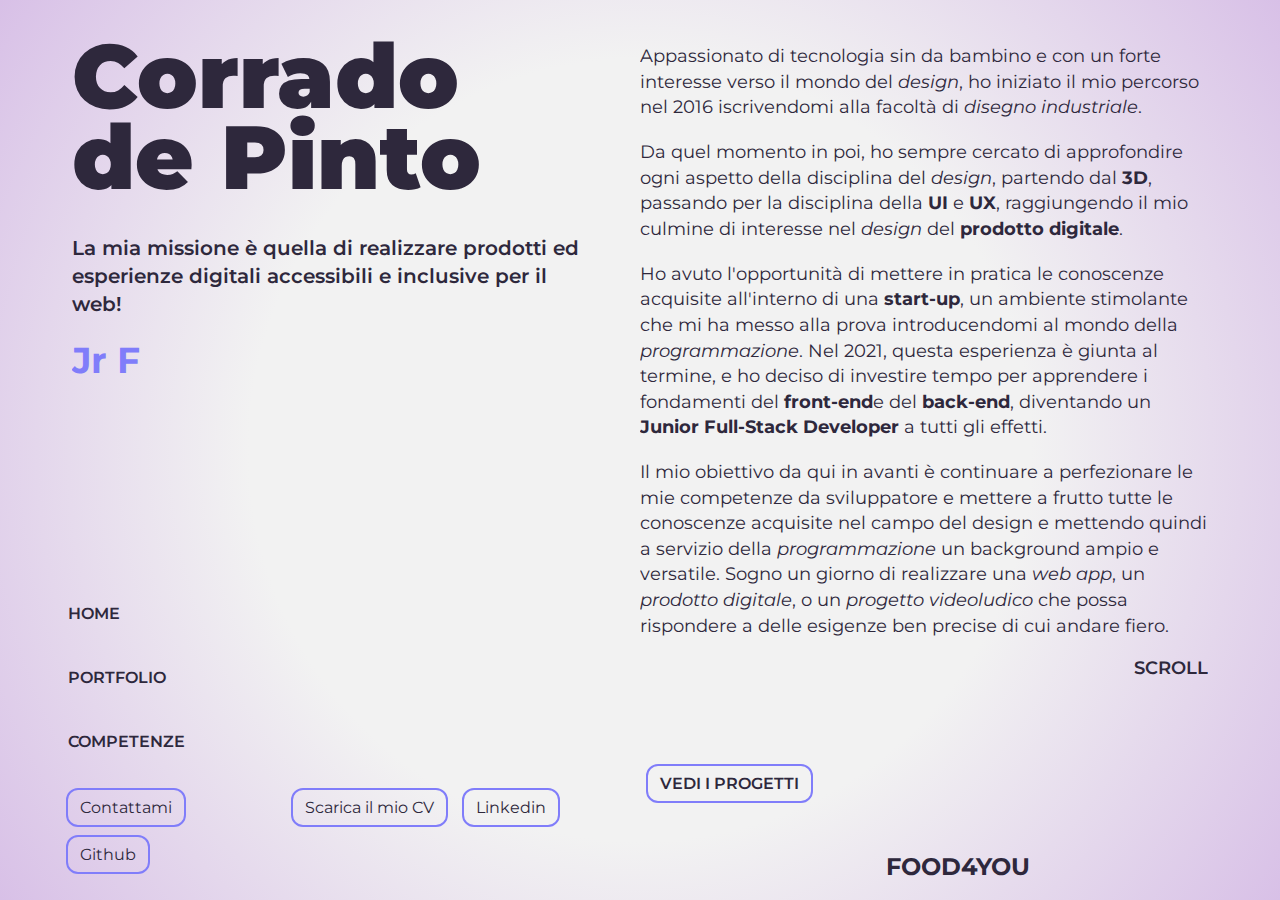
<file: index.html>
<!DOCTYPE html>
<html lang="en">
	<head>
		<!-- HTML Meta Tags -->
		<title>Corrado de Pinto Portfolio</title>
		<meta charset="UTF-8">
		<meta name="description" content="La mia missione è quella di realizzare prodotti ed esperienze digitali accessibili e inclusive per il web!">
		<meta name="keywords" content="HTML, CSS, JavaScript, PHP, Vue, Laravel, C#, Wordpress, Bootstrap, front-end, back-end, full-stack, web designer">
		<meta name="author" content="Corrado de Pinto">
		<meta name="viewport" content="width=device-width, initial-scale=1.0">
		<!-- Facebook Meta Tags -->
		<meta property="og:url" content="https://corradodepinto.netlify.app/">
		<meta property="og:type" content="website">
		<meta property="og:title" content="Corrado de Pinto Portfolio">
		<meta property="og:description" content="La mia missione è quella di realizzare prodotti ed esperienze digitali accessibili e inclusive per il web!">
		<meta property="og:image" content="https://github.com/Blaser993/website/tree/main/assets/img/colorpic.png">
		<!-- Twitter Meta Tags -->
		<meta name="twitter:card" content="summary_large_image">
		<meta property="twitter:domain" content="corradodepinto.netlify.app">
		<meta property="twitter:url" content="https://corradodepinto.netlify.app/">
		<meta name="twitter:title" content="Corrado de Pinto Portfolio">
		<meta name="twitter:description" content="La mia missione è quella di realizzare prodotti ed esperienze digitali accessibili e inclusive per il web!">
		<meta name="twitter:image" content="https://github.com/Blaser993/website/tree/main/assets/img/colorpic.png">
		<!-- file di stile -->
        <link rel="icon" type="image/x-icon" href="./assets/img/favicon.ico">
		<link rel="stylesheet" href="./assets/css/resetutilities.css">
		<link rel="stylesheet" href="./assets/css/main.css">
		<link rel="stylesheet" href="./assets/css/extra.css">
		<link rel="stylesheet" href="./assets/css/responsive.css">
		<title>Corrado de Pinto</title>
	</head>
	<body>
		<main>
			<div class="row content">
				<div class="col col-6 hero">
					<article class="hero__descrizione">
						<h1>Corrado <br> de Pinto</h1>
						<p class="mission">La mia missione è quella di realizzare prodotti ed esperienze digitali accessibili e
							inclusive per il web!</p>
						<div class="autoscrittura" id="mansione"></div>
					</article>
					<nav class="desktop">
						<ul class="row column head">
							<li class="col head__item col-auto">
								<h3 class="tab shadow">000</h3><a class="head__item" href="#home">home</a>
							</li>
							<li class="col head__item col-auto">
								<h3 class="tab shadow">00000</h3><a class="head__item" href="#portfolio">portfolio</a>
							</li>
							<li class="col head__item col-auto">
								<h3 class="tab shadow">000000</h3><a class="head__item" href="#competenze">competenze</a>
							</li>
						</ul>
					</nav>
					<ul class="row social">
						<li class="col col-auto"><a class="button" href="contattami.html">Contattami</a></li>
						<li><a class="button" href="./assets/img/mainCv.pdf" target="_blank" download="mainCv.pdf">Scarica il mio CV</a>
						</li>
						<li><a class="button" target="_blank" href="https://www.linkedin.com/in/corrado-depinto/">Linkedin</a></li>
						<li><a class="button" target="_blank" href="https://github.com/Blaser993">Github</a></li>
					</ul>
				</div>
				<div class="col col-6 sub-hero">
					<div class="aside">
						<section id="home">
							<p>Appassionato di tecnologia sin da bambino e con un forte interesse verso il mondo del <em>design</em>,
								ho iniziato il mio percorso nel 2016 iscrivendomi alla facoltà di <em>disegno industriale</em>.</p>
							<p>Da quel momento in poi, ho sempre cercato di approfondire ogni aspetto della disciplina del
								<em>design</em>, partendo dal <strong>3D</strong>, passando per la disciplina della <strong>UI</strong>
								e <strong>UX</strong>, raggiungendo il mio culmine di interesse nel <em>design</em> del
								<strong>prodotto digitale</strong>.</p>
							<p>Ho avuto l'opportunità di mettere in pratica le conoscenze acquisite all'interno di una
								<strong>start-up</strong>, un ambiente stimolante che mi ha messo alla prova introducendomi al mondo
								della <em>programmazione</em>. Nel 2021, questa esperienza è giunta al termine, e ho deciso di investire
								tempo per apprendere i fondamenti del <strong>front-end</strong>e del <strong>back-end</strong>,
								diventando un <strong>Junior Full-Stack Developer</strong> a tutti gli effetti.</p>
							<p>Il mio obiettivo da qui in avanti è continuare a perfezionare le mie competenze da sviluppatore e
								mettere a frutto tutte le conoscenze acquisite nel campo del design  e mettendo quindi a servizio della
								<em>programmazione</em> un background ampio e versatile. Sogno un giorno di realizzare una <em>web app</em>, un <em>prodotto
									digitale</em>, o un <em>progetto videoludico</em> che possa rispondere a delle esigenze ben precise di cui andare fiero.</p>
							<div class="text-container row">
								<p class="scrolling-text">SCROLL</p>
							</div>
						</section>
						<section id="portfolio">
							<div class="head">
								<li class="col head__item col-auto">
									<a class="head__item button" href="portfolio.html">Vedi i progetti</a>
								</li>
							</div>
							<a>
								<div class="card card-folio">
									<img class="card__img" src="./assets/img/food4-proj-93d0220a.png" alt="immagine di copertina del progetto 'food4you'">
									<article class="card__content">
										<h2>FOOD4YOU</h2>
										<p>Un progetto full-stack realizzato in team. Applicativo per il food delivery, realizzato con
											grafiche e loghi custom di proprietà di Gabriele di Passio, layout completamente responsive,
											animazioni, un backend strutturato con database, gestione del ristoratore e dei piatti disponibili
											e carrello persistente.</p>
									</article>
									<div class="chips row"> <span>Html</span> <span>Bootstrap</span> <span>JavaScript</span>
										<span>Vue</span> <span>SCSS</span> <span>PHP</span> <span>Laravel</span>
									</div>
								</div>
							</a>
						</section>
						<section id="competenze">
							<div class="head">
								<ul class>
									<li class="col head__item col-auto">
										<a class="head__item button" href="competenze.html">Vedi le	competenze</a>
									</li>
								</ul>
							</div>
							<div class="card">
								<article class="competenze__anno-tipo">
									<h4>OTTOBRE 2023 <br>|<br> SETTEMBRE 2023</h4>
									<h4>Formazione</h4>
								</article>
								<article>
									<ul>
										<h2>CORSO C# & DOTNET</h2>
										<h4>Experis - online</h4>
										<li>
											<p>- Fondamenti di C#: tipi, cicli, funzioni</p>
										</li>
										<li>
											<p>- Principi di OOP: oggetti, classi, collezioni, gestione degli errori, classi astratte e
												interfacce</p>
										</li>
										<li>
											<p>- Sviluppo di server database SGL & testing</p>
										</li>
										<li>
											<p>- ASP.NET Core: MVC CRUD, progettazione e gestione di REST API e relativi test</p>
										</li>
									</ul>
								</article>
							</div>
							<div class="card">
								<article class="competenze__anno-tipo">
									<h4>GIUGNO 2023 <br>|<br> NOVEMBRE 2022</h4>
									<h4>Formazione</h4>
								</article>
								<article>
									<ul>
										<h2>BOOTCAMP IN SVILUPPO FULL-STACK</h2>
										<h4>Boolean careers - online</h4>
										<li>
											<p>- Costruzione di siti responsivi in html e css</p>
										</li>
										<li>
											<p>- Aggiungere interazioni fra le pagine in JavaScript</p>
										</li>
										<li>
											<p>- Interrogare i database MySQL tramite PHP</p>
										</li>
										<li>
											<p>- Creare applicazioni web con Laravel e VueJS</p>
										</li>
									</ul>
								</article>
							</div>
							<div class="card">
								<article class="competenze__anno-tipo">
									<h4>NOVEMBRE 2021 <br>|<br> AGOSTO 2021</h4>
									<h4>Esperienza lavorativa</h4>
								</article>
								<article>
									<ul>
										<h2>UI/UX DESIGNER</h2>
										<h4>Trading trends srl.</h4>
										<li>
											<p>- Illustrazione e creazione di elementi grafici dell'interfaccia</p>
										</li>
										<li>
											<p>- Sviluppo, prototipazione e validazione delle nuove funzioni, delle meccaniche di gioco e
												bilanciamento</p>
										</li>
										<li>
											<p>- Supporto all'analisi di user stories e personas, l'ideazione di nuove funzionalità al fine di
												soddisfare esigenze e bisogni degli utenti</p>
										</li>
										<li>
											<p>- Sviluppo, prototipazione e validazione del percorso utente per prodotti multi-dispositivo e
												realizzazione di mockup responsivi</p>
										</li>
										<li>
											<p>- Servizio clienti</p>
										</li>
									</ul>
								</article>
							</div>
						</section>
						<ul class="row head end desktop">
							<li class="col head__item ">
								<h3 class="tab shadow">00000</h3><a class="head__item" href="#home">Torna su</a>
							</li>
						</ul>
						<ul class="row head end mobile">
							<li class="col head__item ">
								<h3 class="tab shadow">00000</h3><a class="head__item" href="#">Torna su</a>
							</li>
						</ul>
					</div>
				</div>
			</div>
		</main>
	</body>
	<script src="./assets/js/script.js"></script>
</html>
</file>
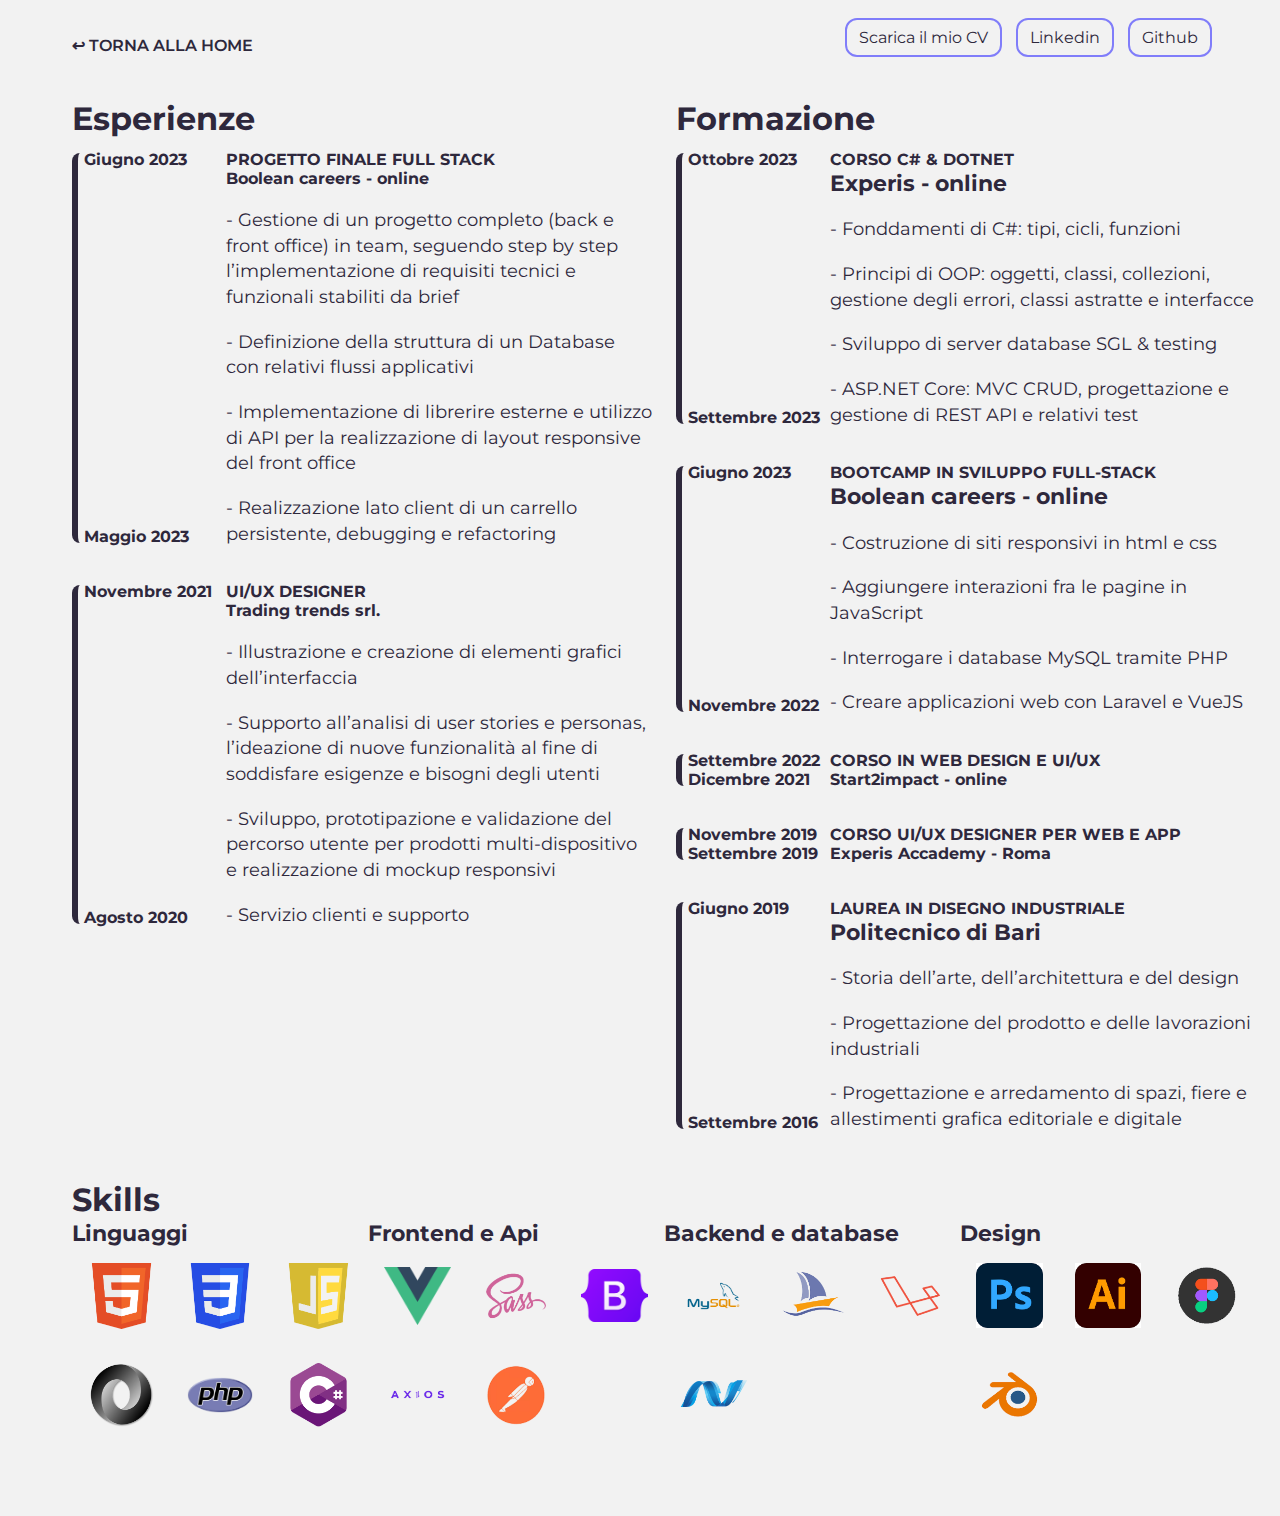
<file: competenze.html>
<!DOCTYPE html>
<html lang="en">
	<head>
		<!-- HTML Meta Tags -->
		<title>Corrado de Pinto Portfolio</title>
		<meta charset="UTF-8">
		<meta name="description" content="La mia missione è quella di realizzare prodotti ed esperienze digitali accessibili e inclusive per il web!">
		<meta name="keywords" content="HTML, CSS, JavaScript, PHP, Vue, Laravel, C#, Wordpress, Bootstrap, front-end, back-end, full-stack, web designer">
		<meta name="author" content="Corrado de Pinto">
		<meta name="viewport" content="width=device-width, initial-scale=1.0">
		<!-- Facebook Meta Tags -->
		<meta property="og:url" content="https://corradodepinto.netlify.app/">
		<meta property="og:type" content="website">
		<meta property="og:title" content="Corrado de Pinto Portfolio">
		<meta property="og:description" content="La mia missione è quella di realizzare prodotti ed esperienze digitali accessibili e inclusive per il web!">
		<meta property="og:image" content="https://github.com/Blaser993/website/tree/main/assets/img/colorpic.png">
		<!-- Twitter Meta Tags -->
		<meta name="twitter:card" content="summary_large_image">
		<meta property="twitter:domain" content="corradodepinto.netlify.app">
		<meta property="twitter:url" content="https://corradodepinto.netlify.app/">
		<meta name="twitter:title" content="Corrado de Pinto Portfolio">
		<meta name="twitter:description" content="La mia missione è quella di realizzare prodotti ed esperienze digitali accessibili e inclusive per il web!">
		<meta name="twitter:image" content="https://github.com/Blaser993/website/tree/main/assets/img/colorpic.png">
        <!-- file di stile -->
        <link rel="icon" type="image/x-icon" href="./assets/img/favicon.ico">
        <link rel="stylesheet" href="./assets/css/resetutilities.css">
		<link rel="stylesheet" href="./assets/css/layout.css">
		<link rel="stylesheet" href="./assets/css/competenze.css">
		<link rel="stylesheet" href="./assets/css/responsive.css">
        <link rel="stylesheet" href="./assets/css/fixresponsive.css">

		<title>Corrado de Pinto</title>
	</head>
<body>
    <nav>
        <div class="container-full">
            <ul class="row spacing social head">
                <li class="head__item"><h3 class="shadow">0000000000</h3><a class="head__item" href="index.html">↩ Torna alla home</a></li>
                <li class="riempi"></li>
                <li><a class="button" href="./assets/img/mainCv.pdf" target="_blank" download="mainCv.pdf">Scarica il mio CV</a></li>
                <li> <a class="button" target="_blank" href="https://www.linkedin.com/in/corrado-depinto/">Linkedin</a></li>
                <li><a class="button" target="_blank" href="https://github.com/Blaser993">Github</a></li>
            </ul>
        </div>
    </nav>
    <main>
        <div class="container">
            <div class="row">
                <div class="col col-6">
                    <div class="col col-12"><h3>Esperienze</h3></div>
                    <div class="row">
                        <div class="col col-12">

                            <article class="row card">
                                <div class="row column col col-3">
                                    <h4>Giugno 2023</h4>
                                    <div class="line"></div>
                                    <h4>Maggio 2023</h4>
                                </div>                               
                                <div class="col col-9">
                                    <h4>
                                        PROGETTO FINALE FULL STACK
                                    </h4>
                                    <h4>
                                        Boolean careers - online
                                    </h4>                       
                                    <p>- Gestione di un progetto completo (back e front office) in team,
                                        seguendo step by step l’implementazione di requisiti tecnici e
                                        funzionali stabiliti da brief</p>
                                    <p>- Definizione della struttura di un Database con relativi flussi applicativi</p>                               
                                    <p>- Implementazione di librerire esterne e utilizzo di API per la
                                        realizzazione di layout responsive del front office</p>                               
                                    <p>- Realizzazione lato client di un carrello persistente, debugging e refactoring</p>   
                                </div>
                            </article>
                            <article class="row card">
                                <div class="row column col col-3">
                                    <h4>Novembre 2021</h4>
                                    <div class="line"></div>
                                    <h4>Agosto 2020</h4>
                                </div>                               
                                <div class="col col-9">
                                    <h4>
                                        UI/UX DESIGNER
                                    </h4>
                                    <h4>
                                        Trading trends srl.
                                    </h4>                       
                                    <p>- Illustrazione e creazione di elementi grafici dell’interfaccia</p>                                
                                    <p>- Supporto all’analisi di user stories e personas, l’ideazione di nuove
                                        funzionalità al fine di soddisfare esigenze e bisogni degli utenti</p>                                
                                    <p>- Sviluppo, prototipazione e validazione del percorso utente per
                                        prodotti multi-dispositivo e realizzazione di mockup responsivi</p>                                
                                    <p>- Servizio clienti e supporto</p>   
                                </div>
                            </article>
                        </div>
                    </div>                    
                </div>
                <div class="col col-6 formazione">
                    <div class="col col-12"><h3>Formazione</h3></div>
                    <div class="row ">
                        <div class="col col-12">
                            <article class="row card">
                                <div class="row column col col-3">
                                    <h4>Ottobre 2023</h4>
                                    <div class="line"></div>
                                    <h4>Settembre 2023</h4>
                                </div>                              
                                <div class="col col-9">
                                    <h4>CORSO C# & DOTNET</h4>
                                    <h5>Experis - online</h5>
                                    <p>- Fonddamenti di C#: tipi, cicli, funzioni</p>                               
                                    <p>- Principi di OOP: oggetti, classi, collezioni, gestione degli errori, classi astratte e interfacce</p>                               
                                    <p>- Sviluppo di server database SGL & testing</p>                               
                                    <p>- ASP.NET Core: MVC CRUD, progettazione e gestione di REST API e relativi test</p>   
                                </div>                                
                            </article>
                        </div>
                        <div class="col col-12">
                            <article class="row card">
                                <div class="row column col col-3">
                                    <h4>Giugno 2023</h4>
                                    <div class="line"></div>
                                    <h4>Novembre 2022</h4>
                                </div>                               
                                <div class="col col-9">
                                    <h4>BOOTCAMP IN SVILUPPO FULL-STACK</h4>
                                    <h5>Boolean careers - online</h5>                            
                                    <p>- Costruzione di siti responsivi in html e css</p>                               
                                    <p>- Aggiungere interazioni fra le pagine in JavaScript</p>                               
                                    <p>- Interrogare i database MySQL tramite PHP</p>                               
                                    <p>- Creare applicazioni web con Laravel e VueJS</p>   
                                </div>
                            </article>                            
                            <article class="row card">
                                <div class="row column col col-3">
                                    <h4>Settembre 2022</h4>
                                    <div class="line"></div>
                                    <h4>Dicembre 2021</h4>
                                </div>                                
                                <div class="col col-9">
                                    <h4>
                                        CORSO IN WEB DESIGN E UI/UX
                                    </h4>                                 
                                    <h4>
                                        Start2impact - online
                                    </h4>                      
                                </div>
                            </article>
                            <article class="row card">
                                <div class="row column col col-3">
                                    <h4>Novembre 2019</h4>
                                    <div class="line"></div>
                                    <h4>Settembre 2019</h4>
                                </div>                                
                                <div class="col col-9">
                                    <h4>
                                        CORSO UI/UX DESIGNER PER WEB E APP
                                    </h4>                                   
                                    <h4>
                                        Experis Accademy - Roma
                                    </h4>                       
                                </div>
                            </article>
                            <article class="row card">
                                <div class="row column col col-3">
                                    <h4>Giugno 2019</h4>
                                    <div class="line"></div>
                                    <h4>Settembre 2016</h4>
                                </div>                               
                                <div class="col col-9">
                                    <h4>LAUREA IN DISEGNO INDUSTRIALE</h4>
                                    <h5>Politecnico di Bari</h5>                          
                                    <p>- Storia dell’arte, dell’architettura e del design</p>                                
                                    <p>- Progettazione del prodotto e delle lavorazioni industriali</p>                               
                                    <p>- Progettazione e arredamento di spazi, fiere e allestimenti grafica editoriale e digitale</p>                                   
                                </div>
                            </article>
                        </div>
                    </div>
                </div>
                <section class=" skills col col-12 row">
                    <div class="col col-12"><h3>Skills</h3></div>
                    <div class="col linguaggi">
                        <h5>Linguaggi</h5>
                        <div class="row ">
                            <figure class="col-4">
                                <img src="./assets/img/html.png" alt="html logo">
                            </figure>
                            <figure class="col-4">
                                <img src="./assets/img/css.png" alt="CSS logo">
                            </figure>
                            <figure class="col-4">
                                <img src="./assets/img/javascript.png" alt="JavaScript logo">
                            </figure>
                            <figure class="col-4">
                                <img src="./assets/img/json.png" alt="json logo">
                            </figure>
                            <figure class="col-4">
                                <img src="./assets/img/php.png" alt="PHP logo">
                            </figure>
                            <figure class="col-4">
                                <img src="./assets/img/c.png" alt="C# logo">
                            </figure>
                        </div>
                    </div>
                    <div class="col frontend">
                        <h5>Frontend e Api</h5>
                        <div class="row ">
                            <figure class="col-4">
                                <img src="./assets/img/vue.png" alt="VueJS logo">
                            </figure>
                            <figure class="col-4">
                                <img src="./assets/img/sass.png" alt="Sass logo">                                
                            </figure>
                            <figure class="col-4">  
                                <img src="./assets/img/boot.png" alt="Bootstrap logo">
                            </figure>
                            <figure class="col-4">
                                <img src="./assets/img/axios.png" alt="axios logo">
                            </figure>
                            <figure class="col-4">
                               <img src="./assets/img/postman.png" alt="Postman logo">
                            </figure>
                        </div>
                    </div>
                    <div class="col backend">
                        <h5>Backend e database</h5>
                        <div class="row ">
                            <figure class="col-4">
                                <img src="./assets/img/mysql.png" alt="MySQL logo">
                             </figure>
                             <figure class="col-4">
                                 <img src="./assets/img/myadmin.png" alt="PHPmyAdmin logo">
                             </figure>
                             <figure class="col-4">
                                 <img src="./assets/img/laravel.png" alt="Laravel logo">
                             </figure>
                             <figure class="col-4">
                                 <img src="./assets/img/net.png" alt=".NET logo">
                             </figure>
                        </div>
                    </div>
                    <div class="col design">
                        <h5>Design</h5>
                        <div class="row ">
                            <figure class="col-4">
                                <img src="./assets/img/ps.png" alt="Photoshop logo">
                             </figure>
                             <figure class="col-4">
                                 <img src="./assets/img/ai.png" alt="Illustrator logo">
                             </figure>
                             <figure class="col-4">
                                 <img src="./assets/img/figma.png" alt="Figma logo">
                             </figure>
                             <figure class="col-4">
                                 <img src="./assets/img/blender.png" alt="Blender logo">
                             </figure>
                        </div>
                    </div>
                </section>
                <section class="hide col col-12 row">
                    <div  class="col col-12"><h3>Roadmap</h3></div>
                    <div class="col col-6">
                        <h5>Oggi</h5>
                    </div>
                    <div class="col col-6">
                        <h5>Domani</h5>
                    </div>
                </section>
            </div>
        </div>
    </main>
</body>
<script src="./assets/js/script.js"></script>

</html>
</file>
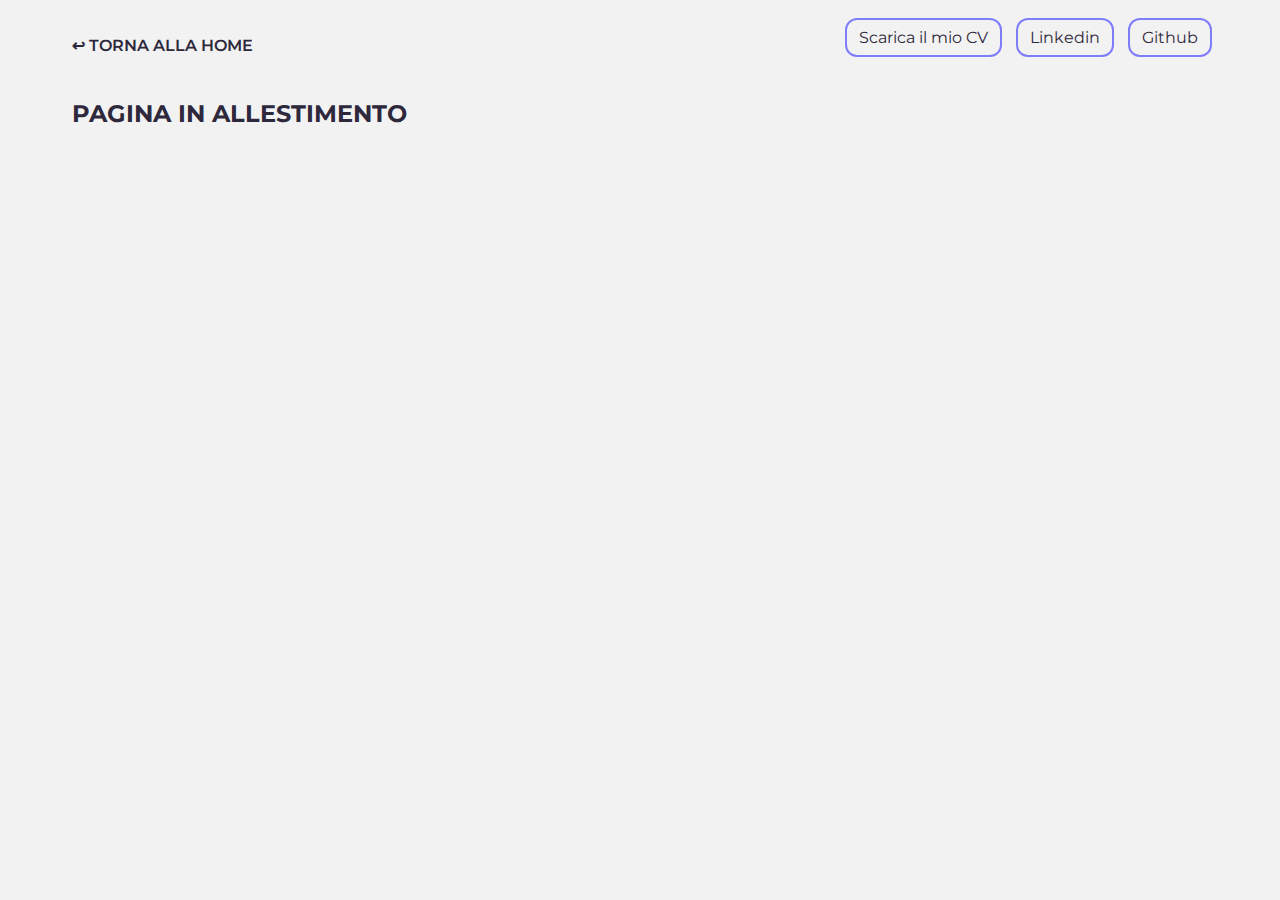
<file: portfolio.html>
<!DOCTYPE html>
<html lang="en">
	<head>
		<!-- HTML Meta Tags -->
		<title>Corrado de Pinto Portfolio</title>
		<meta charset="UTF-8">
		<meta name="description" content="La mia missione è quella di realizzare prodotti ed esperienze digitali accessibili e inclusive per il web!">
		<meta name="keywords" content="HTML, CSS, JavaScript, PHP, Vue, Laravel, C#, Wordpress, Bootstrap, front-end, back-end, full-stack, web designer">
		<meta name="author" content="Corrado de Pinto">
		<meta name="viewport" content="width=device-width, initial-scale=1.0">
		<!-- Facebook Meta Tags -->
		<meta property="og:url" content="https://corradodepinto.netlify.app/">
		<meta property="og:type" content="website">
		<meta property="og:title" content="Corrado de Pinto Portfolio">
		<meta property="og:description" content="La mia missione è quella di realizzare prodotti ed esperienze digitali accessibili e inclusive per il web!">
		<meta property="og:image" content="https://github.com/Blaser993/website/tree/main/assets/img/colorpic.png">
		<!-- Twitter Meta Tags -->
		<meta name="twitter:card" content="summary_large_image">
		<meta property="twitter:domain" content="corradodepinto.netlify.app">
		<meta property="twitter:url" content="https://corradodepinto.netlify.app/">
		<meta name="twitter:title" content="Corrado de Pinto Portfolio">
		<meta name="twitter:description" content="La mia missione è quella di realizzare prodotti ed esperienze digitali accessibili e inclusive per il web!">
		<meta name="twitter:image" content="https://github.com/Blaser993/website/tree/main/assets/img/colorpic.png">
		<!-- file di stile -->
        <link rel="icon" type="image/x-icon" href="./assets/img/favicon.ico">
		<link rel="stylesheet" href="./assets/css/resetutilities.css">
		<link rel="stylesheet" href="./assets/css/layout.css">
		<link rel="stylesheet" href="./assets/css/responsive.css">
		<link rel="stylesheet" href="./assets/css/fixresponsive.css">

		<title>Corrado de Pinto</title>
	</head>
<body>
    <nav>
        <div class="container-full">
            <ul class="row social head">
                <li class="head__item"><h3 class="shadow">0000000000</h3><a class="head__item" href="index.html">↩ Torna alla home</a></li>
                <li class="riempi"></li>
                <li><a class="button" href="./assets/img/mainCv.pdf" target="_blank" download="mainCv.pdf">Scarica il mio CV</a></li>
                <li><a class="button" target="_blank" href="https://www.linkedin.com/in/corrado-depinto/">Linkedin</a></li>
                <li><a class="button" target="_blank" href="https://github.com/Blaser993">Github</a></li>
            </ul>
        </div>
    </nav>
    <main>
        <h2>PAGINA IN ALLESTIMENTO</h2>
    </main>
</body>
<script src="./assets/js/script.js"></script>

</html>
</file>
<file: assets/css/main.css>
main{
    max-height: 100dvh;
    overflow: hidden;
    font-family: 'Montserrat', sans-serif;
    padding: 0px 72px;
}

body{
    background: #f2f2f2;
    background: -webkit-radial-gradient(circle, #f2f2f2 0%, #f2f2f2 50%, rgba(203, 171, 223, 0.75) 100%);
    background: radial-gradient(circle, #f2f2f2 0%, #f2f2f2 50%, rgba(203, 171, 223, 0.75) 100%);
    color:#2e283c;

}

.hero__descrizione h1{
    font-size: 7vw;
    font-weight: 900;
    line-height: 0.9em;
    padding-top: 36px;
}

.hero__descrizione h2{
    font-size: 2rem;
    font-weight: 800;
}

h3{
    font-size: 2rem;
}

p{
    font-size: 1.1rem;
    line-height: 1.6rem;
    margin: 1.2rem 0;
    margin-bottom: 0;
}

/* -----------layout----------------- */

.container{
    max-width: 1000px;
    margin: auto;
}

.mission{
    padding-top: 18px;
    font-weight: 600;
    font-size: 20px;
    line-height: 28px;
}

.content{
    min-height: 100vh;
}

.aside{
    padding-top: 24px;
    max-height: 100dvh;
    overflow: auto;
}

.wrapper{
    /* MAIN DIMENSIONE IMMAGINE */
    width: 40%;
}

.row{
    display: flex;
    flex-wrap: wrap;
    max-height: 100%;
}

.column{
    flex-direction: column;
    justify-content: flex-start;
}

.col-12{
    flex-basis: 100% ;  
}

.col-7{
    flex-basis: calc(100%/12*7) ;  
}

.col-6{
    flex-basis: calc(100%/12*6) ;
    margin-bottom: 24px;
}

.col-5{
    flex-basis: calc(100%/12*5) ;   
}

.col-auto{
    flex-grow: 1;
}

/* ------------elementi------------- */

.head{
    margin-top: auto;
    line-height: 48px;
    align-items: flex-start;  
    margin-bottom: 24px;
}

.end{
    justify-content: flex-end;
}

.hero{
    display: flex;
    flex-direction: column;
    padding-right: 60px;
    /* position: sticky;
    top: 0; */
}

.hero__descrizione{
    flex-grow: 1;
}

.social{
    row-gap: 28px;
    padding-bottom: 36px;
}

.mobile{
    display:none;
}

/* -------mail----------- */

.invio{
    justify-self: center;
}

.hero__wrapper {
    width: 100%;
    padding-top: 100px;
    border-radius: 50%;
    aspect-ratio: 1;
    margin: 0 auto;
    position: relative;
    overflow: hidden;
    align-self: flex-start;   
}

.card {
    display: grid;
    align-items: center;
    grid-template-columns: 5fr 7fr;
    grid-template-rows: 1fr;
    grid-column-gap: 12px;
    padding: 12px;
    border-radius: 16px;
    margin-bottom: 24px;
}

.card__img { grid-area: 1 / 1 / 2 / 2; }
.card__content { grid-area: 1 / 2 / 2 / 3; }
.chips { grid-area: 2 / 1 / 3 / 3; }

span{
    display: none;
}

.chips{
    padding-top: 12px;
}

.card:hover span{
    display: block;
    border-radius: 8px;
    background-color: rgba(128, 125, 250, 0.3);
    padding: 4px 6px;
    margin: 0px 4px 4px 0px;
}

.link{display: none;}

.card:hover .link{
    display: block;
    text-align: end;
    color: #807dfa;
    font-size: 36px;
    margin-bottom: -42px;
}

.card:hover{
    background-color: rgba(128, 125, 250, 0.3);
}

#portfolio .card:hover{
    border: #807dfa solid 2px;
}

.card:hover > img,
.card:hover > article {
  background-color: transparent; /* Imposta lo sfondo trasparente per gli elementi interni */
}

.anteprima{
    align-self: center;
}

.anteprima img{
    height: 100%;
}

.competenze__anno-tipo{
    display: flex;
    flex-wrap: wrap;
    height: 100%;
    flex-direction: column;
    justify-content: space-between;
    padding: 4px 0;
}

.button{
    margin-left: -6px;
    margin-right: 20px;
    padding: 8px 12px;
    border: 2px solid #807dfa;
    border-radius: 12px;
}

.button:hover{
    background-color: #807dfa;
    color: white;

}

/* ------------------------- */

.main-element {
    position: absolute;
    border-radius: 50%;
    top: 4%;
    left: 4%;
    display: block;
    height: 92%;
    width: 92%;
    margin: auto;
    z-index: 1;
}

.border {
    position: absolute;
    display: block;
    top: -50%;
    left: -50%;
    z-index: -9;
    display: block;
    height: 200%;
    width: 200%;
    transform: rotate(225deg);
    overflow: hidden;
    background: linear-gradient(to right, #fff 20%, #fff 40%, #ECD08C 50%, #ECD08C 55%, #fff 70%, #fff 100%);
    background-size: 200% auto;
    
    animation: shine 5s  infinite;
  }

  /*bordo animato immagine nell'hero*/

@keyframes shine {
    to {
      background-position: 200% center;
    }
  }
</file>
<file: assets/css/extra.css>
.head__item{
  position: relative;
  text-transform: uppercase;
  padding: 8px 12px;
  font-weight: 600;
}

aside .head__item{
  padding-left: 12px !important
}

.shadow{
  position: absolute;
  display: none;
}

.head__item:hover .shadow{
  display: block;
  color: transparent;
  text-shadow: -4px 0px 20px  #807dfa; /* Aggiungi un'ombra al testo quando il mouse è in hover */
}

.head__item:active{
  color: #807dfa;
}

nav{
  margin-left: -28px;
}

.tab{
  padding-left: 8px;
}

.autoscrittura {
  font-weight: 700;
  font-size:2.8vw;
  color:  #807dfa;
  white-space: nowrap;
  overflow: hidden;
  margin: 0;
  padding: 20px;
  border-right: none;
  padding-left: 0;
  max-width: 800px; /* Larghezza massima del contenitore */
  height: 100px; /* Altezza del contenitore */
}

.text-container {
position: relative;
padding-top: 42px;
justify-content: right;
font-weight: 600;
}
  
.scrolling-text {
position: absolute;
bottom: 0;
animation: scroll 3s linear infinite;
}
  
.scrolling-text::after {
content: '';
position: absolute;
right: -20px;
top: 50%;
width: 0;
height: 0;
border-left: 10px solid transparent;
border-right: 10px solid transparent;
border-top: 15px solid #000; /* Colore della freccia */
}

@keyframes scroll {
  0%, 100% {
    transform: translateY(100%);
  }
  50% {
    transform: translateY(-100%);
  }
}
</file>
<file: assets/css/responsive.css>
@media screen and (max-width: 1024px) {

    main{
        padding: 0 24px;
    }

    .mission{
        word-wrap: break-word;
    }

    .card{
        display: grid;
        grid-template-columns: 2fr 10fr;
    }
    .card-folio{
        grid-template-columns: 1fr;
        grid-template-rows: 1fr auto auto;
        padding:24px;
        padding-top: 12px;
    }
    .card__img{ grid-area: 2 / 1 / 3 / 2; }
    .card__content{ grid-area: 1 / 1 / 2 / 2; margin-bottom: 12px; }
    .chips { grid-area: 3 / 1 / 4 / 2 }
 
    p{
        font-size: 0.8rem;
        line-height: 1.4rem;
        margin: 0.6rem 0;
        margin-bottom: 0;
    }

    .mission{
        font-size: 18px;
        line-height: 24px;
    }

    .linguaggi, .backend, .design, .frontend{
        flex-basis: calc(100%/12*6) ;
    }

    .hero{
        padding-right: 24px;
    }
  }

  @media screen and (max-width: 768px) {

    h1{
        font-size: 72px !important;
    }

    main, .aside{
        overflow: unset;
    }

   .hero, .sub-hero{
    flex-basis: 100% ;
   }

   .card{
    grid-template-columns: 4fr 8fr;
   }

   .card-folio{
    grid-template-columns: 1fr;
    grid-template-rows: 1fr auto auto;
    padding:24px;
    padding-top: 12px;
    }
    .card__img{ grid-area: 2 / 1 / 3 / 2; }
    .card__content{ grid-area: 1 / 1 / 2 / 2; margin-bottom: 12px; }
    .chips { grid-area: 3 / 1 / 4 / 2 }
    
    #competenze{
        padding-bottom: 24px;
    }

    #mansione{
        font-size: 24px;
    }

    .hero{
        padding-right: 0px;
    }

    .desktop{
        display: none;
    }

    nav{
        margin:0px -24px;
    }

    section{
        margin-bottom: 24px;
    }

    .social{
        padding-bottom: 0;
    }

    .mobile{
        display: block;
    }

    .col-auto{
        flex-grow: unset;
    }

    .head{
        row-gap: 12px;
        justify-content: flex-start;
    }

    .riempi{
        flex-basis: 100%;
    }

    .linguaggi, .backend, .design, .frontend{
        flex-basis: 100% ;
    }
}
</file>
<file: assets/css/layout.css>
main{
    font-family: 'Montserrat', sans-serif;
    padding: 0px 72px;
}

body{
    position: relative;
    font-family:'Montserrat', sans-serif;
    background: #f2f2f2;
    color:#2e283c;
}

.hero__descrizione h1{
    font-size: 7vw;
    font-weight: 900;
    line-height: 0.9em;
    padding-top: 36px;
}

.hero__descrizione h2{
    font-size: 2rem;
    font-weight: 800;
}

h3{
    font-size: 2rem;
}

h5{
    font-size: 1.4rem;
}

p{
    font-size: 1.1rem;
    line-height: 1.6rem;
    margin: 1.2rem 0;
    margin-bottom: 0;
}

/* ------------layout----------------- */

.container-full {
    padding: 12px;
    margin-bottom: 12px;
}

.row{
    display: flex;
    flex-wrap: wrap;
    max-height: 100%;
}

.spacing{
    row-gap: 28px;
}

.column{
    flex-direction: column;
    justify-content: flex-start;
}

.col-12{
    flex-basis: 100% ; 
}

.col-10{
    flex-basis: calc(100%/12*10) ;
   
}

.col-9{
    flex-basis: calc(100%/12*9) ;
   
}

.col-8{
    flex-basis: calc(100%/12*8) ;
   
}

.col-7{
    flex-basis: calc(100%/12*7) ;
   
}

.col-6{
    flex-basis: calc(100%/12*6) ;
    margin-bottom: 24px;
}

.col-5{
    flex-basis: calc(100%/12*5) ;
    
}

.col-4{
    flex-basis: calc(100%/12*4) ;  
}

.col-3{
    flex-basis: calc(100%/12*3) ;
}

.col-2{
    flex-basis: calc(100%/12*2) ;
}

.col-auto{
    flex-grow: 1;
}

.head__item{
    position: relative;
    text-transform: uppercase;
    padding: 8px 12px;
    font-weight: 600;
}

.shadow{
    position: absolute;
    display: none;
}

.head__item:hover .shadow{
    display: block;
    color: transparent;
    text-shadow: 0px -8px 20px  #807dfa; /* Aggiungi un'ombra al testo quando il mouse è in hover */
}

.head__item:active{
    color: #807dfa;
}
 
.riempi{
    flex-grow: 1;
}
  
.tab{
    padding-left: 8px;
}

.social{
    padding: 12px 36px;
    padding-top: 16px;
}

.button{
    margin-left: -6px;
    margin-right: 20px;
    padding: 8px 12px;
    border: 2px solid #807dfa;
    border-radius: 12px;
}

h3{
    font-size: 2rem;
}
</file>
<file: assets/css/competenze.css>
.card{
    padding: 12px;
    margin-bottom: 12px;
    padding-right: 24px;
}

main{
    padding-right: 0px;
}

.line{
    min-height: 32px;
    flex-grow: 1;
    border-left: 6px solid #2e283c;
    margin: -16px 0;
    margin-left: -12px;
    border-radius: 8px;
}

.column{
    padding-right: 4px;
}

.skills{
    padding-right: 24px;
}

.formazione{
    margin-right:-24px;
}

.linguaggi, .backend, .design, .frontend{
    flex-basis: calc(100%/12*3) ;
}

figure{
    margin:auto 0;
    padding: 16px;
}

.hide{
    display: none;
}
</file>
<file: assets/css/fixresponsive.css>
@media screen and (max-width: 1024px) {

    nav{
        max-width: 100vw;
    }


  }

  @media screen and (max-width: 768px) {

    .social{
        row-gap: 26px;
    }

    .head__item{
        margin-bottom: -32px;
    }

    .col-6{
        flex-basis: 100%;
    }
    
}
</file>
<file: assets/css/resetutilities.css>
@import url('https://fonts.googleapis.com/css2?family=Montserrat:ital,wght@0,100;0,200;0,300;0,400;0,500;0,600;0,700;0,800;0,900;1,100;1,200;1,300;1,400;1,500;1,600;1,700;1,800;1,900&display=swap');

/*-----------utility----------------- */

.hide-item{
    display: none;
}

.debug{
    border: 1px solid red;
}

.col{
    border: 0px solid green;
}

/* ------------reset----------------- */

*{
    box-sizing: border-box;
    margin: 0px;
    padding: 0px;
}

a, ul, li, menu{
    text-decoration: none;
    color: currentColor;
    list-style-type: none;
}

section{
    margin-bottom: 72px;
}

/* NASCONDO LA SCROLLBAR */
.aside::-webkit-scrollbar {
    display: none;
}

li :hover .button{
    background-color: #807dfa;
    color: white;
}

img{
    display: block;
    width: 100%;
}
</file>
